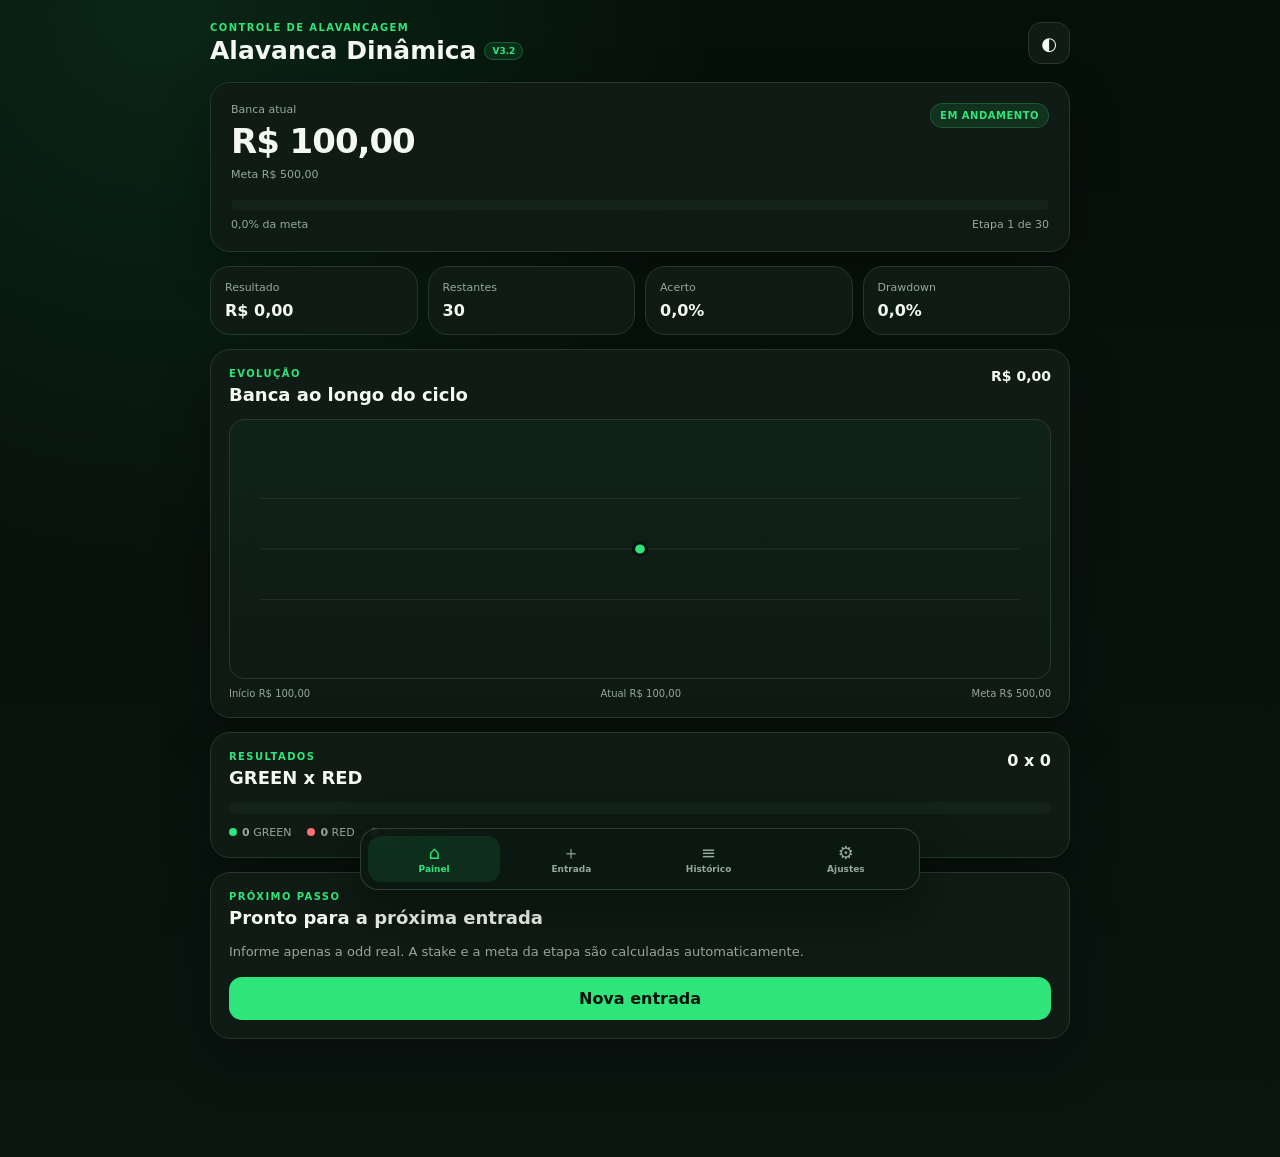
<file: index.html>
<!doctype html>
<html lang="pt-BR">
<head>
  <meta charset="utf-8">
  <meta name="viewport" content="width=device-width,initial-scale=1">
  <meta http-equiv="refresh" content="0; url=./alavanca/">
  <title>Alavanca Dinâmica</title>
  <script>location.replace('./alavanca/');</script>
</head>
<body>
  <p><a href="./alavanca/">Abrir Alavanca Dinâmica</a></p>
</body>
</html>
</file>
<file: alavanca/style.css>
:root{
  --bg:#06100a;--bg2:#0a1510;--panel:#0f1b14;--panel2:#14231a;--line:#24382b;--text:#f3f8f4;--muted:#94a99b;
  --green:#2ee57c;--red:#ff6d75;--yellow:#f2cf58;--shadow:0 18px 50px rgba(0,0,0,.30);--radius:20px
}
body.light{--bg:#eef5ef;--bg2:#e6efe8;--panel:#fff;--panel2:#f3f8f4;--line:#d7e3da;--text:#102117;--muted:#66786b;--shadow:0 14px 34px rgba(25,55,35,.10)}
*{box-sizing:border-box}html{color-scheme:dark}body{margin:0;min-height:100vh;background:radial-gradient(circle at 12% 0%,rgba(46,229,124,.10),transparent 35%),linear-gradient(180deg,var(--bg),var(--bg2));color:var(--text);font-family:Inter,ui-sans-serif,system-ui,-apple-system,BlinkMacSystemFont,"Segoe UI",sans-serif}body.light{color-scheme:light}
button,input{font:inherit}.app-shell{width:min(100% - 24px,860px);margin:0 auto;padding:22px 0 104px}.topbar{display:flex;align-items:center;justify-content:space-between;gap:16px;margin-bottom:18px}.eyebrow{margin:0 0 5px;color:var(--green);font-size:10px;font-weight:900;letter-spacing:.14em}.brand-row{display:flex;align-items:center;gap:8px}.topbar h1{margin:0;font-size:25px;line-height:1.05}.version-pill{padding:3px 7px;border-radius:999px;background:rgba(46,229,124,.10);border:1px solid rgba(46,229,124,.28);color:var(--green);font-size:9px;font-weight:900}.icon-btn{width:42px;height:42px;border-radius:13px;border:1px solid var(--line);background:var(--panel);color:var(--text);font-size:18px;cursor:pointer}
.view{display:none}.view.active{display:block}.card{background:linear-gradient(180deg,var(--panel),color-mix(in srgb,var(--panel) 88%,transparent));border:1px solid var(--line);border-radius:var(--radius);padding:18px;box-shadow:var(--shadow);margin-bottom:14px}.hero-card{padding:20px}.hero-top{display:flex;justify-content:space-between;gap:12px;align-items:flex-start}.muted-label,.metric span,.entry-metrics span,.stake-focus span{display:block;color:var(--muted);font-size:11px}.money-xl{display:block;margin-top:5px;font-size:34px;letter-spacing:-.03em}.hero-target{display:inline-block;margin-top:7px;color:var(--muted);font-size:11px}.badge{display:inline-flex;align-items:center;border-radius:999px;padding:6px 9px;font-size:10px;font-weight:900;text-transform:uppercase;letter-spacing:.05em}.badge.good{background:rgba(46,229,124,.11);color:var(--green);border:1px solid rgba(46,229,124,.22)}.badge.warn{background:rgba(242,207,88,.10);color:var(--yellow);border:1px solid rgba(242,207,88,.22)}.badge.bad{background:rgba(255,109,117,.10);color:var(--red);border:1px solid rgba(255,109,117,.22)}
.progress-track{height:10px;border-radius:99px;background:var(--panel2);overflow:hidden;margin-top:18px}.progress-bar{height:100%;width:0;background:linear-gradient(90deg,var(--green),#8cffb9);border-radius:99px;transition:width .25s ease}.progress-meta{display:flex;justify-content:space-between;gap:12px;color:var(--muted);font-size:11px;margin-top:8px}.summary-grid{display:grid;grid-template-columns:repeat(4,1fr);gap:10px;margin-bottom:14px}.metric{margin:0;padding:14px;box-shadow:none}.metric strong{display:block;margin-top:7px;font-size:16px}.section-head{display:flex;justify-content:space-between;gap:14px;align-items:flex-start;margin-bottom:14px}.section-head h2{margin:0;font-size:18px}.chart-delta{font-size:14px}.svg-chart{height:260px;border-radius:15px;border:1px solid var(--line);background:linear-gradient(180deg,rgba(46,229,124,.04),transparent);overflow:hidden}.svg-chart svg{width:100%;height:100%;display:block}.chart-meta{display:flex;justify-content:space-between;gap:10px;color:var(--muted);font-size:10px;margin-top:9px}
.result-track{display:flex;height:12px;border-radius:99px;background:var(--panel2);overflow:hidden}.result-segment{height:100%;width:0;transition:width .25s ease}.result-segment.green{background:var(--green)}.result-segment.red{background:var(--red)}.result-legend{display:flex;gap:16px;flex-wrap:wrap;margin-top:12px;color:var(--muted);font-size:11px}.dot{display:inline-block;width:8px;height:8px;border-radius:50%;margin-right:5px}.dot.green{background:var(--green)}.dot.red{background:var(--red)}.dot.neutral{background:var(--yellow)}.body-copy{color:var(--muted);font-size:13px;line-height:1.6;margin:0 0 14px}
.btn{border:0;border-radius:13px;padding:12px 14px;font-weight:900;cursor:pointer}.btn:disabled{opacity:.38;cursor:not-allowed}.btn.success{background:var(--green);color:#06110a}.btn.danger{background:var(--red);color:#1b0608}.btn.secondary{background:var(--panel2);color:var(--text);border:1px solid var(--line)}.btn.danger-outline{background:transparent;color:var(--red);border:1px solid rgba(255,109,117,.35)}.btn.full{width:100%}.btn.small{padding:9px 11px;font-size:11px}.text-btn{border:0;background:transparent;color:var(--muted);padding:4px;font-weight:800;cursor:pointer}.settings-note{margin:-2px 0 14px;color:var(--muted);font-size:11px;line-height:1.5}
.field{display:grid;gap:7px;margin-bottom:13px}.field span{font-size:11px;color:var(--muted);font-weight:750}.field em{font-style:normal;opacity:.72}.field input{width:100%;border:1px solid var(--line);background:var(--panel2);color:var(--text);border-radius:13px;padding:13px 14px;outline:none}.field input:focus{border-color:rgba(46,229,124,.55);box-shadow:0 0 0 3px rgba(46,229,124,.07)}.field small{color:var(--muted);font-size:10px;line-height:1.4}.primary-field input{font-size:30px;font-weight:900;text-align:center;letter-spacing:.02em;padding:16px 14px}
.smart-message{border-radius:13px;padding:12px 13px;font-size:12px;line-height:1.5;margin:13px 0}.smart-message.neutral{background:var(--panel2);color:var(--muted);border:1px solid var(--line)}.smart-message.good{background:rgba(46,229,124,.07);color:var(--green);border:1px solid rgba(46,229,124,.20)}.smart-message.warn{background:rgba(242,207,88,.07);color:var(--yellow);border:1px solid rgba(242,207,88,.20)}.smart-message.bad{background:rgba(255,109,117,.07);color:var(--red);border:1px solid rgba(255,109,117,.20)}
.stake-focus{padding:18px;text-align:center;border-radius:17px;background:linear-gradient(180deg,rgba(46,229,124,.11),rgba(46,229,124,.04));border:1px solid rgba(46,229,124,.25);margin-bottom:10px}.stake-focus strong{display:block;margin:5px 0 3px;font-size:31px;letter-spacing:-.025em;color:var(--green)}.stake-focus small{color:var(--muted);font-size:10px}.entry-metrics{display:grid;grid-template-columns:repeat(3,1fr);gap:9px;margin-bottom:15px}.entry-metrics>div{background:var(--panel2);border:1px solid var(--line);border-radius:14px;padding:12px}.entry-metrics strong{display:block;margin-top:7px;font-size:15px}.result-actions{display:grid;grid-template-columns:1fr 1fr;gap:9px;margin-top:8px}.result-btn{min-height:54px;font-size:15px}.void-btn{margin-top:9px}.entry-options{margin-top:14px;border-top:1px solid var(--line);padding-top:4px}.entry-options summary{list-style:none;color:var(--muted);font-size:11px;font-weight:800;padding:11px 2px;cursor:pointer;text-align:center}.entry-options summary::-webkit-details-marker{display:none}.entry-options-body{padding-top:4px}.entry-options .btn.small{font-size:10px}
.history-list{display:grid;gap:8px}.history-item{display:grid;grid-template-columns:auto 1fr auto;gap:11px;align-items:center;background:var(--panel2);border:1px solid var(--line);border-radius:14px;padding:12px}.history-icon{width:10px;height:10px;border-radius:50%}.history-icon.green{background:var(--green)}.history-icon.red{background:var(--red)}.history-icon.void{background:var(--yellow)}.history-icon.adjustment{background:var(--muted)}.history-main strong{display:block;font-size:13px}.history-main small{display:block;margin-top:4px;color:var(--muted);font-size:10px}.history-value{text-align:right}.history-value strong{display:block;font-size:13px}.history-value small{display:block;margin-top:4px;color:var(--muted);font-size:10px}.positive{color:var(--green)!important}.negative{color:var(--red)!important}.empty-state{padding:28px 10px;text-align:center;color:var(--muted);font-size:12px}.settings-grid{display:grid;grid-template-columns:1fr 1fr;gap:0 12px}.compact-card{padding:0;overflow:hidden}.compact-card details{padding:0}.compact-card summary{list-style:none;padding:17px 18px;font-weight:900;cursor:pointer}.compact-card summary::-webkit-details-marker{display:none}.compact-card details[open] summary{border-bottom:1px solid var(--line)}.compact-card details>*:not(summary){margin-left:18px;margin-right:18px}.compact-card details>.stack-actions{margin-bottom:18px}.stack-actions{display:grid;gap:9px}.file-btn{display:block;text-align:center;cursor:pointer}.history-head{align-items:center}
.bottom-nav{position:fixed;z-index:20;left:50%;bottom:max(10px,env(safe-area-inset-bottom));transform:translateX(-50%);width:min(calc(100% - 24px),560px);display:grid;grid-template-columns:repeat(4,1fr);gap:5px;padding:7px;border-radius:18px;background:rgba(12,25,17,.94);border:1px solid rgba(72,99,80,.55);backdrop-filter:blur(18px);box-shadow:0 18px 50px rgba(0,0,0,.35)}body.light .bottom-nav{background:rgba(255,255,255,.92)}.nav-item{display:grid;place-items:center;gap:2px;border:0;background:transparent;color:var(--muted);border-radius:13px;padding:8px 5px;cursor:pointer}.nav-item span{font-size:18px;line-height:1}.nav-item b{font-size:9px}.nav-item.active{background:rgba(46,229,124,.10);color:var(--green)}.toast{position:fixed;z-index:40;left:50%;bottom:92px;transform:translateX(-50%) translateY(14px);opacity:0;pointer-events:none;background:#102017;color:#fff;border:1px solid #31533d;border-radius:12px;padding:11px 14px;font-size:12px;max-width:calc(100% - 28px);transition:.2s ease}.toast.show{opacity:1;transform:translateX(-50%) translateY(0)}
@media(max-width:700px){.app-shell{width:min(100% - 14px,860px);padding-top:14px}.summary-grid{grid-template-columns:1fr 1fr}.svg-chart{height:220px}.chart-meta{flex-direction:column;gap:3px}.settings-grid{grid-template-columns:1fr}.money-xl{font-size:31px}.entry-card{padding:16px}.entry-metrics{grid-template-columns:1fr 1fr}.entry-metrics>div:last-child{grid-column:1/-1}.topbar h1{font-size:23px}.stake-focus strong{font-size:29px}}
@media(max-width:360px){.app-shell{width:min(100% - 10px,860px)}.topbar h1{font-size:20px}.money-xl{font-size:28px}.card{padding:14px}.entry-card{padding:14px}.history-item{grid-template-columns:auto 1fr}.history-value{grid-column:2;text-align:left}.bottom-nav{width:calc(100% - 12px)}}
</file>
